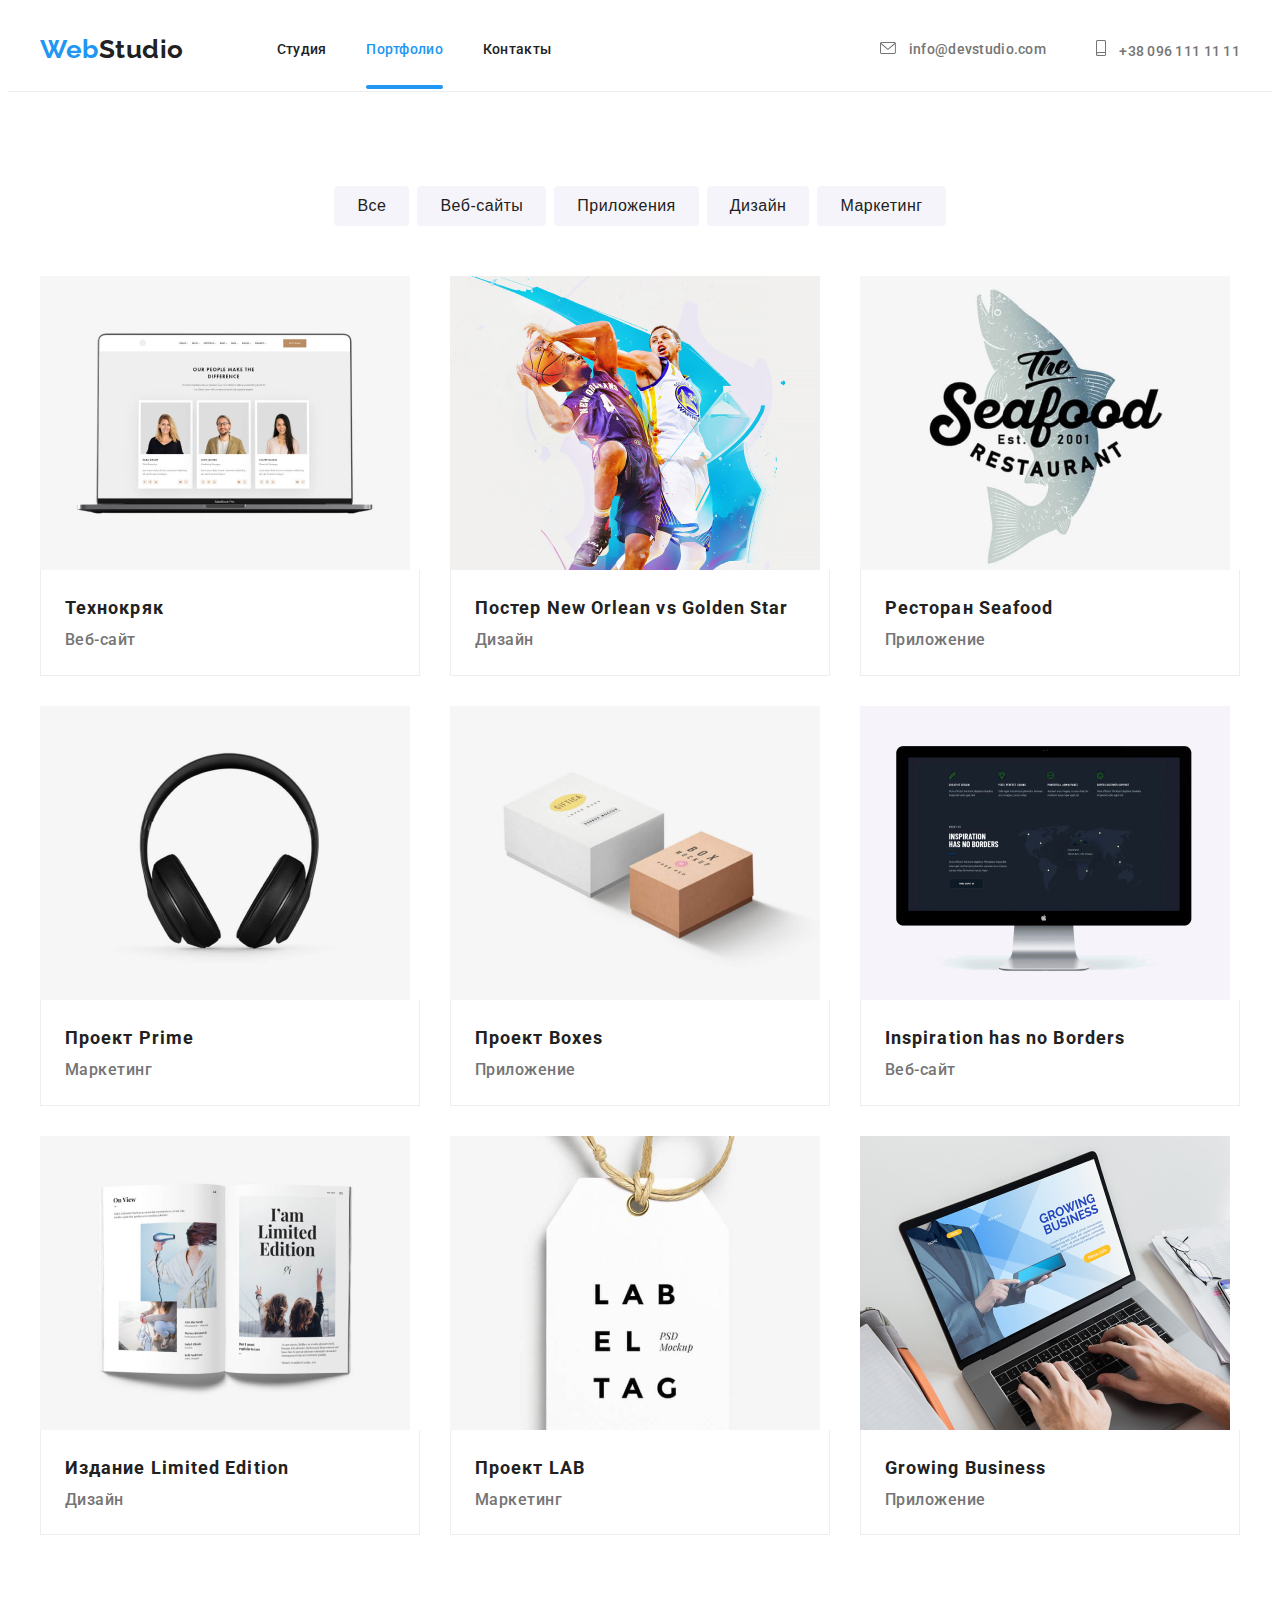
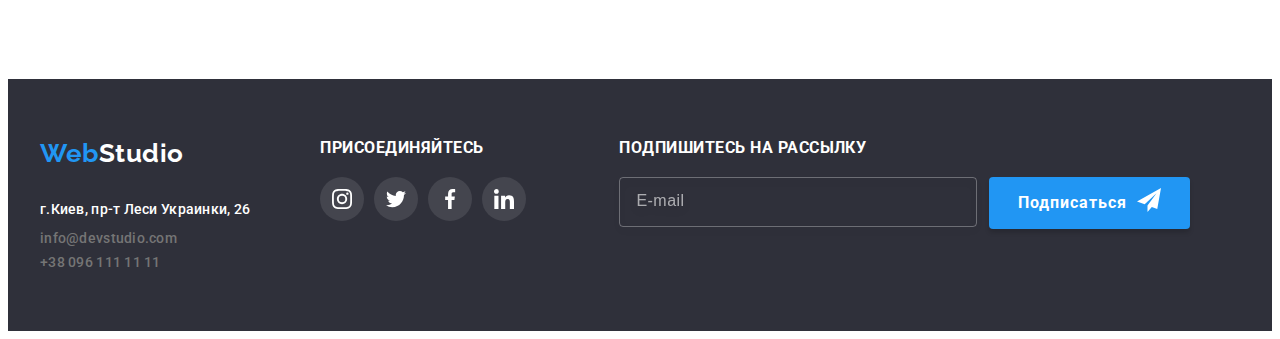
<file: portfolio.html>
<!DOCTYPE html>
<html lang="ru">
<head>
    <meta charset="UTF-8">
    <meta http-equiv="X-UA-Compatible" content="IE=edge">
    <meta name="viewport" content="width=device-width, initial-scale=1.0">
    <title>portfolio</title>
    <link href="https://fonts.googleapis.com/css2?family=Raleway:wght@700&family=Roboto:wght@400;500;700;900&display=swap" 
        rel="stylesheet">
        <link rel="stylesheet" href="https://cdnjs.cloudflare.com/ajax/libs/modern-normalize/1.1.0/modern-normalize.min.css" integrity="sha512-wpPYUAdjBVSE4KJnH1VR1HeZfpl1ub8YT/NKx4PuQ5NmX2tKuGu6U/JRp5y+Y8XG2tV+wKQpNHVUX03MfMFn9Q==" crossorigin="anonymous" referrerpolicy="no-referrer" />
        <link rel="stylesheet" href="css/main.min.css">
</head>
    <body>
        <header class="header">
            <div class="container header__container">
            <nav class="header__headlink">
            <a href="" class="header__logo"><span class="header__wordpart">Web</span><span>Studio</span></a>
            <ul class="nav">
                <li class="nav__list list"><a href="./index.html" class="link">Студия</a></li>
                <li class="nav__list"><a href="./portfolio.html" class="nav__list--current">Портфолио</a></li>
                <li class="nav__list"><a href="" class="link">Контакты</a></li>
            </ul>
            </nav>  
                <ul class="header__contact">   
                <li class="header__item">
                    <a class="header__contacts" href="mailto:info@devstudio.com">
                        <svg class="header__letter" width="16" height="12">
                        <use href="./images/icons.svg#letter">
                        </use>
                    </svg>
                        info@devstudio.com</a>
                </li>
                <li class="header__item"><a class="header__contacts" href="tel:+380961111111">
                    <svg class="header__smartphone" width="10" height="16">
                        <use href="./images/icons.svg#smartphone">
                        </use>
                    </svg>
                    +38 096 111 11 11</a>
                </li>
        </ul>
    </div>
        </header>
    <main>
<!--  карточки портфолио -->

<section class="portfolio">
    <div class="container portfolio__container">
    <h1 hidden>Портфолио вторая страница</h1>  

        <ul class="portfolio__links">
        <li class="portfolio__item"><button type="button" class="btn-links">Все</button></li>
        <li class="portfolio__item"><button type="button" class="btn-links">Веб-сайты</button></li>
        <li class="portfolio__item"><button type="button" class="btn-links">Приложения</button></li>
        <li class="portfolio__item"><button type="button" class="btn-links">Дизайн</button></li>
        <li class="portfolio__item"><button type="button" class="btn-links">Маркетинг</button></li>
    </ul>
    
    <ul class="portfolio__view">
        <li class="portfolio__frame"> 
        <a class="portfolio__icons" href=""> 
            <div class="portfolio__thumb">
            <img 
            src="images/portfolio-photos/website.jpg" alt="" width="370" height="294">
            <div class="portfolio__card">
            <p class="portfolio__text">Ресурс предлагает комплексные предложения с разным уровнем функционала и сервисов. Все это позволит посетителю получить исчерпывающие сведения о компании или частном лице.</p>
            </div>
        </div>
            <div class="portfolio__items">
            <h2 class="portfolio__size">Технокряк</h2>
        <p class="portfolio__positions">Веб-сайт</p>
    </div>
</a>
    </li>

    <li class="portfolio__frame"> 
                 <a class="portfolio__icons" href=""> 
            <div class="portfolio__thumb">
                    <img 
                    src="images/portfolio-photos/design.jpg" alt="" width="370" height="294">
                    <div class="portfolio__card">
                        <p class="portfolio__text">Ресурс предлагает комплексные предложения с разным уровнем функционала и сервисов. Все это позволит посетителю получить исчерпывающие сведения о компании или частном лице.</p>
                        </div>
                    </div>
                    <div class="portfolio__items">
            <h2 class="portfolio__size">Постер New Orlean vs Golden Star</h2>
            <p class="portfolio__positions">Дизайн</p>
        </div>
    </a>
        </li>
        <li class="portfolio__frame"> 
            <a class="portfolio__icons" href=""> 
                        <img 
                        src="images/portfolio-photos/restaurant.jpg" alt="" width="370" height="294">
                        <div class="portfolio__items">
                        <h2 class="portfolio__size">Ресторан Seafood</h2>
                <p class="portfolio__positions">Приложение</p>
            </div>
        </a>
            </li>
            <li class="portfolio__frame"> 
                <a class="portfolio__icons" href=""> 
                            <img src="images/portfolio-photos/marketproject.jpg" alt="" width="370" height="294">
                            <div class="portfolio__items">
                            <h2 class="portfolio__size">Проект Prime</h2>
                    <p class="portfolio__positions">Маркетинг</p>
                </div>
            </a>
                </li>
                <li class="portfolio__frame"> 
                    <a class="portfolio__icons" href=""> 
                                <img src="images/portfolio-photos/application.jpg" alt="" width="370" height="294">
                                <div class="portfolio__items">
                                <h2 class="portfolio__size"> Проект Boxes</h2>
                        <p class="portfolio__positions">Приложение</p>
                    </div>
                </a>
                    </li>
                    <li class="portfolio__frame"> 
                        <a class="portfolio__icons" href=""> 
                                    <img src="images/portfolio-photos/desktop.jpg" alt="" width="370" height="294">
                                    <div class="portfolio__items">
                                    <h2 class="portfolio__size">Inspiration has no Borders</h2>
                            <p class="portfolio__positions">Веб-сайт</p>
                        </div>
                    </a>
                        </li>
                        <li class="portfolio__frame"> 
                            <a class="portfolio__icons" href=""> 
                                        <img src="images/portfolio-photos/jurnal.jpg" alt="" width="370" height="294">
                                        <div class="portfolio__items">
                                        <h2 class="portfolio__size">Издание Limited Edition</h2>
                                <p class="portfolio__positions">Дизайн</p>
                            </div>
                        </a>
                            </li>
                            <li class="portfolio__frame"> 
                                <a class="portfolio__icons" href=""> 
                                            <img src="images/portfolio-photos/labproject.jpg" alt="" width="370" height="294">
                                            <div class="portfolio__items">
                                            <h2 class="portfolio__size">Проект LAB</h2>
                                    <p class="portfolio__positions">Маркетинг</p>
                                </div>
                            </a>
                                </li>
                                <li class="portfolio__frame"> 
                                    <a class="portfolio__icons" href=""> 
                                                <img src="images/portfolio-photos/noteonlaptop.jpg" alt="" width="370" height="294">
                                                <div class="portfolio__items">
                                                <h2 class="portfolio__size">Growing Business</h2>
                                        <p class="portfolio__positions">Приложение</p>
                                    </div>
                                </a>
                                    </li>
                                        </ul>  
                                    </div>
                                
</section>
 </main>
<footer class="footer">
            <div class="container footer__container">
                <div class="footer__link">
            <a href="#" class="footer__logo"><span class="footer__wordpart">Web</span><span class="footer__color">Studio</span></a>
         <address>
            <ul class="footer__list">
           <li class="footer__random">
               <a href="https://goo.gl/maps/Ega7JQtFbg4uDQiL7" target="_blank" rel="noopener noreferrer" class="footer__adress">г.Киев, пр-т Леси Украинки, 26</a></li>
           <li class="footer__random"><a href="mailto:info@devstudio.com" class="footer__comunications">info@devstudio.com</a></li>
           <li class="footer__random"><a href="tel:+380961111111" class="footer__comunications">+38 096 111 11 11</a></li> 
        </ul>
        </address> 
    </div>
    <div class="container__networks">
        <h3 class="footer__adds">присоединяйтесь</h3>
        <ul class="footer__network">
            <li class="footer__items">
                <a class="footer__thing" href="instagram">
                <svg class="footer__messengers" width="20" height="20">
                    <use href="./images/icons.svg#instagram">
                    </use>
               </svg>
            </a>
            </li>
            <li class="footer__items">
                <a class="footer__thing" href="twitter">
                <svg class="footer__messengers" width="20" height="20">
                    <use href="./images/icons.svg#twitter">
                    </use>
               </svg>
            </a>
            </li>
            <li class="footer__items">
                <a class="footer__thing" href="facebook">
                <svg class="footer__messengers" width="20" height="20">
                    <use href="./images/icons.svg#facebook">
                    </use>
               </svg>
            </a>
            </li>
            <li class="footer__items">
                <a class="footer__thing" href="linkedin">
                <svg class="footer__messengers" width="20" height="20">
                    <use href="./images/icons.svg#linkedin">
                    </use>
               </svg>
            </a>
            </li>
        </ul>
    </div>
    <div class="footer__subscribe">
        <form class="form" autocomplete="off">
          <h3 class="footer__adds">Подпишитесь на рассылку</h3>
          <div class="footer__wrapper">
            <label class="subscribe-form-field">
              <input class="subscribe-form-input" placeholder="E-mail" type="email" name="email">
              <span class="subscribe-form-label" hidden>Почта</span>
          </label>
          
          <button class="btn-linker" type="submit">Подписаться
            <svg class="subscribe-social-icon" width="24" height="24">
              <use href="./images/icons.svg#plane"></use>
            </svg>
          </button>
          </div>
        </form>
      </div>
</div>
    </footer>
</body>
</html>
</file>
<file: css/main.min.css>
:root{--primary-text-color:#757575;--title-text-color:#212121;--accent-color:#2196F3;--accent-color-second:#fff;--accent-color-header:#2196F3;--accent-bgc-hero:#2F303A;--accent-bgc-fonescreen:#C4C4C4;--accent-bgc-folio:#F5F4FA;--accent-border-color:#EEEEEE;--border-line:#ECECEC;--accent-color-networks:#AFB1B8;--card-border-item:30px;--border-shadow-area:0px 1px 3px rgba(0, 0, 0, 0.12), 
    0px 1px 1px rgba(0, 0, 0, 0.14), 0px 2px 1px rgba(0, 0, 0, 0.2);--border-radius:0px 0px 4px 4px;--shadow-area-portfolio: 0px 3px 1px rgba(0, 0, 0, 0.1), 0px 1px 2px rgba(0, 0, 0, 0.08), 0px 2px 2px rgba(0, 0, 0, 0.12);--shadow-area-portfolio-card:0px 1px 1px rgba(0, 0, 0, 0.12), 0px 4px 4px rgba(0, 0, 0, 0.06), 1px 4px 6px rgba(0, 0, 0, 0.16);--timing-function:cubic-bezier(0.4, 0, 0.2, 1);--shadow-area-footer:0px 4px 4px rgb(0 0 0 / 15%)}body{font-family:Roboto,sans-serif;font-size:14px;color:var(--primary-text-color);text-decoration:none}ul,li{list-style-type:none;padding:0;margin:0}img{display:block;max-width:100%;height:auto}a{font-size:14px;line-height:1.1;text-decoration:none;color:var(--primary-text-color);font-weight:500;font-size:14px;line-height:1.1;letter-spacing:0.02em;font-style:normal;display:block}textarea{resize:none}p{margin:0}.container{width:1200px;padding-left:15px;padding-right:15px;margin-left:auto;margin-right:auto}.header{border-bottom:1px solid var(--accent-border-color)}.header__container,.header__headlink{display:block;display:flex;align-items:center}.header__logo{display:inline-block;margin-right:93px;font-family:Raleway,sans-serif;font-weight:700;font-size:26px;line-height:1.1;color:var(--title-text-color);text-decoration:none;padding-top:24px;padding-bottom:24px;transition:transform 250ms var(--timing-function)}.header__logo:hover,.header__logo:focus{color:var(--accent-color)}.header__wordpart{color:var(--accent-color)}.nav{display:flex;font-size:14px;line-height:1.1;text-decoration:none;color:var(--title-text-color);font-weight:500;font-size:14px;line-height:1.1;letter-spacing:0.02em}.nav .link{padding-top:32px;padding-bottom:32px;display:block;text-align:center;font-weight:500;font-size:14px;line-height:1.1;letter-spacing:0.02em;color:var(--title-text-color);transition:color 250ms var(--timing-function)}.nav__list--current{padding-top:32px;padding-bottom:32px;display:block;text-align:center;font-weight:500;font-size:14px;line-height:1.1;letter-spacing:0.02em;color:var(--accent-color-header);position:relative}.nav__list--current::after{content:'';position:absolute;width:100%;left:0;bottom:0;height:4px;border-radius:2px;background-color:var(--accent-color);transition:color 250ms var(--timing-function)}.nav .nav__list{margin-right:50px;display:block}.nav .nav__list:last-child{margin-right:0}.nav .nav__list:not(:last-child){margin-right:40px}.nav .link:hover,.nav .link:focus{color:var(--accent-color)}.header__contact{display:flex;align-items:center;margin-left:auto}.header__contact .header__item:not(:last-child){margin-right:50px}.header__item .header-contacts{display:flex;align-items:center;color:var(--primary-text-color);transition:color 250ms var(--timing-function)}.header__letter,.header__smartphone{margin-right:10px;fill:currentColor}.header__contacts{padding-top:32px;padding-bottom:32px;transition:color 250ms var(--timing-function)}.header__contacts:hover,.header__contacts:focus{color:var(--accent-color)}.hero__container{border:1px solid var(--accent-border-color);background-color:var(--accent-bgc-fonescreen);text-align:center;padding-top:200px;padding-bottom:174px;background-image:linear-gradient(to bottom, rgba(47,48,58,0.4), rgba(47,48,58,0.4)),url(../images/fonescreen.jpg);background-repeat:no-repeat;background-position:center;background-size:1600px 600px}.hero__title{color:var(--accent-color-second);font-weight:900;font-size:44px;line-height:1.36;letter-spacing:0.06em;text-transform:uppercase;padding:0;margin:0;margin-bottom:30px}.hero__btn{display:inline-block;border-radius:4px;padding:10px 32px;min-width:200px;border:1px solid transparent;color:var(--accent-color-second);background:var(--accent-color);font-weight:700;font-size:16px;line-height:1.8;cursor:pointer}.hero__btn{transition:background-color 250ms cubic-bezier(0.4, 0, 0.2, 1)}.backdrop.is-hidden{opacity:0;pointer-events:none}.backdrop{position:fixed;top:0;left:0;width:100%;height:100%;background:rgba(0,0,0,0.2);opacity:1;visibility:visible;transition:opacity 250ms var(--timing-function);z-index:1}.backdrop.is-hidden .backdrop-form{transform:translate(-50%, -50%) scale(0.4);transition:transform 250ms var(--timing-function)}.backdrop-form{position:absolute;top:50%;left:50%;transform:translate(-50%, -50%);transition:transform 250ms var(--timing-function);min-width:528px;min-height:581px;padding:40px;background-color:var(--accent-color-second);box-shadow:0px 1px 3px rgba(0,0,0,0.12),0px 1px 1px rgba(0,0,0,0.14),0px 2px 1px rgba(0,0,0,0.2);border-radius:4px;transition:transform 250ms var(--timing-function)}.header-form{margin:0;margin-bottom:30px;font-weight:700;font-size:20px;color:var(--title-text-color);letter-spacing:0.03em;line-height:1.15em}.form{height:100%;margin-left:auto;margin-right:auto;display:inline-block}.header-form{font-weight:700;font-size:20px;line-height:1.15;text-align:center;letter-spacing:0.03em;color:var(--title-text-color);margin-bottom:12px}.form-field{position:relative;display:flex;flex-direction:column;margin-bottom:10px}.form-label{font-size:12px;line-height:1.17;letter-spacing:0.01em;color:var(--primare-text-color);margin-right:90%}.form-location{position:relative;margin-top:4px}.backdrop-btn{position:absolute;top:8px;right:8px;width:30px;height:30px;border:0;padding:0;background-color:var(--accent-color-second);border:1px solid rgba(0,0,0,0.1);align-items:center;justify-content:center;cursor:pointer;transition:fill 250ms var(--timing-function);cursor:pointer;display:flex;align-items:center;justify-content:center;border-radius:50%}.btn-submision{position:relative;display:inline-block;border-radius:4px;padding:10px 55px;min-width:200px;border:1px solid transparent;color:var(--accent-color-second);background:var(--accent-color);box-shadow:var(--shadow-area-portfolio-card);font-size:16px;line-height:1.8;cursor:pointer;margin-left:115px}.form-input{width:100%;height:40px;margin:0;padding:0;padding-left:42px;outline:none;color:var(--title-text-color);border:1px solid rgba(33,33,33,0.2);box-sizing:border-box;border-radius:4px;transition:border 250ms var(--timing-function)}.form-icon{position:absolute;top:50%;left:12px;transform:translateY(-50%);display:inline-block;width:18px;height:18px;fill:var(--title-text-color);transition:fill 250ms var(--timing-function)}.hero-form-input{padding:12px 16px;outline:transparent;color:var(--primare-text-color);border:1px solid rgba(33,33,33,0.2);box-sizing:border-box;border-radius:4px;transition:border 250ms var(--timing-function)}.hero-form-comment::placeholder{color:rgba(117,117,117,0.5)}.form-input:hover ~ .form-icon,.form-input:focus ~ .form-icon{fill:var(--accent-color)}.backdrop-btn:hover,.backdrop-btn:focus{fill:var(--accent-color)}.form-input:hover,.form-input:focus,.hero-form-input:checked{border:1px solid var(--accent-color)}.hero-form-input:hover,.hero-form-input:focus{border:1px solid var(--accent-color)}.hero-form-comment{height:117px;margin-top:4px;font-size:14px;line-height:1.14;letter-spacing:0.01em;color:var(--primare-text-color);padding:12px 14px}.hero-form-checkbox{position:absolute;border:0;padding:0;clip:rect(0 0 0 0);overflow:hidden}.hero-policy-form-label{font-size:14px;line-height:1.71;letter-spacing:0.03em;padding-top:20px;color:var(--primary-text-color);margin-bottom:40px;margin:0;padding:0;padding-left:35px;display:flex;text-align:center;align-items:center}.hero-form-link{color:var(--accent-color);text-decoration:underline;margin-left:6px;font-size:14px;line-height:1.71;letter-spacing:0.03em}.icon-check{position:absolute;top:50%;left:12px;transform:translateY(-50%);display:inline-block;border:2px solid #2a2a2a;border-radius:4px;fill:var(--accent-color-second)}.hero-form-checkbox:checked ~ .icon-check{fill:var(--accent-color-second);background-color:var(--accent-color);background-origin:border-box;background-size:contain}.hero-form-checkbox:focus ~ .icon-check{border-color:var(--accent-color)}.form-field-set{margin-bottom:20px;position:relative;display:flex;flex-direction:column}#hidden{display:block}.advantages__container{padding-top:94px;padding-bottom:94px}.advantages__list{display:flex;padding:0}.advantages__item{flex-basis:calc(100% / 4)}.advantages__cards{display:flex;align-items:center;justify-content:center;background-color:var(--accent-bgc-folio);border-radius:4px;margin-bottom:30px;height:120px}.advantages__list .advantages__item:not(:last-child){margin-right:30px}.advantages__tools{font-size:16px;text-transform:uppercase;line-height:1.1;color:var(--title-text-color);margin-top:0;padding-top:30px}.advantages__topic{font-size:14px;line-height:1.7;letter-spacing:0.03em}.project__container{padding-bottom:94px;width:1200px;padding-left:15px;padding-right:15px;margin-left:auto;margin-right:auto}.project__description{margin-top:0;margin-left:auto;margin-right:auto;text-align:center;list-style-type:none;padding:0;margin-bottom:50px;color:var(--title-text-color);font-weight:bold;font-size:36px;line-height:1.1}.project__element{display:flex;padding:0}.project__element>.item{flex-basis:calc(100% / 3)}.project__element .project__item:not(:last-child){margin-right:30px}.project__thumb{position:relative;overflow:hidden}.project__thumbs{position:absolute;bottom:0;left:0;width:100%;height:23%;background:rgba(47,48,58,0.8)}.project__offers{position:absolute;bottom:0;left:0;margin:0;padding-left:83px;padding-bottom:27px;font-weight:700;font-size:14px;line-height:1.1;text-transform:uppercase;color:#fff}.team{background-color:var(--accent-bgc-folio)}.team__container{padding-top:94px;padding-bottom:94px}.team__list{display:flex;padding:0px}.team__description{margin-top:0;margin-left:auto;margin-right:auto;text-align:center;list-style-type:none;padding:0;margin-bottom:50px;color:var(--title-text-color);font-weight:bold;font-size:36px;line-height:1.1}.team__list .team__item{flex-basis:calc(100% / 4)}.team__list .team__items:not(:last-child){margin-right:30px}.team__item{background-color:var(--accent-color-second);padding:0;margin:0;padding:30px;text-align:center;box-shadow:var(--border-shadow-area);border-radius:0px 0px 4px 4px}.team__surname{font-size:16px;line-height:1.1;color:var(--title-text-color);margin-top:0;margin-bottom:10px;letter-spacing:0.03em}.team__position{font-size:16px;line-height:1.1;text-align:center;letter-spacing:0.03em;color:var(--primary-text-color);margin-bottom:16px}.team__networks{display:flex;flex-direction:row;align-items:center}.team__networks .team__things{display:flex;align-items:center;color:var(--accent-color-networks)}.team__messengers{fill:currentColor}.team__socials:not(:last-child){margin-right:10px}.team__things{justify-content:center;width:44px;height:44px;border-radius:50%;transition:color 250ms var(--timing-function),background-color 250ms var(--timing-function)}.team__things:hover,.team__things:focus{background-color:var(--accent-color);color:var(--accent-color-second)}.coloboration__container{padding-top:94px;padding-bottom:94px}.coloboration__list{display:flex;align-items:center}.coloboration__description{margin-top:0;margin-left:auto;margin-right:auto;text-align:center;list-style-type:none;padding:0;margin-bottom:50px;color:var(--title-text-color);font-weight:bold;font-size:36px;line-height:1.1}.coloboration__partnership{fill:currentColor}.coloboration__partners{display:flex;align-items:center;justify-content:center;width:170px;height:92px;border:1px solid var(--accent-color-networks);border-radius:4px;color:var(--accent-color-networks);transition:color 250ms var(--timing-function),border 250ms var(--timing-function)}.coloboration__peer:not(:last-child){margin-right:30px}.coloboration__partners:hover,.coloboration__partners:focus{border:1px solid var(--accent-color);background-color:var(--accent-color-second);color:var(--accent-color)}.footer{background-color:var(--accent-bgc-hero);padding-top:60px;padding-bottom:60px;font-style:normal}.footer__container{display:flex;width:1200px;padding-left:15px;padding-right:15px;margin-left:auto;margin-right:auto}.footer__link{margin-right:70px}.footer__logo{margin-bottom:30px;font-weight:700;font-size:26px;line-height:1.1;padding:0;font-family:Raleway,sans-serif}.footer__wordpart{color:var(--accent-color)}.footer__color{color:var(--accent-color-second)}.footer__list .footer__random:not(:last-child){margin-bottom:9px}.footer__adress{font-size:14px;line-height:1.7;color:var(--accent-color-second);font-style:normal;display:block;margin:0;padding:0}.footer__comunications:hover,.footer__comunications:focus{color:var(--accent-color)}.footer__comunications{transition:color 250ms var(--timing-function)}.footer__adds{font-size:16px;text-transform:uppercase;line-height:1.1;color:var(--accent-color-second);letter-spacing:0.03em;margin-top:0;margin-bottom:20px}.footer__network{display:flex;flex-direction:row;align-items:center}.footer__network .footer__thing{display:flex;align-items:center;color:var(--accent-color-second);background:rgba(255,255,255,0.1)}.footer__messengers{fill:currentColor}.footer__items:not(:last-child){margin-right:10px}.footer__thing{justify-content:center;width:44px;height:44px;border-radius:50%;transition:color 250ms var(--timing-function),background-color 250ms var(--timing-function)}.footer__thing:hover,.footer__thing:focus{background-color:var(--accent-color);color:var(--accent-color-second)}.footer__subscribe{margin-left:93px;align-items:center;display:flex}.footer__wrapper{display:flex;margin-top:20px}.subscribe-form-input{width:358px;height:50px;padding-left:16px;color:rgba(255,255,255,0.6);border:1px solid rgba(255,255,255,0.3);box-sizing:border-box;filter:drop-shadow(0px 4px 4px rgba(0,0,0,0.15));border-radius:4px;background:transparent}.subscribe-form-input::placeholder{font-size:16px;line-height:1.25;letter-spacing:0.03em;color:rgba(255,255,255,0.6)}.subscribe-social-icon{margin-left:10px;fill:currentColor}.btn-linker{margin-left:12px;color:var(--accent-color-second);background-color:var(--accent-color);cursor:pointer;box-shadow:var(--shadow-area-footer);border-radius:4px;border:1px solid transparent;font-weight:700;font-size:16px;line-height:1.88;letter-spacing:0.06em;font-family:inherit;padding:10px 28px;position:relative;display:flex}.portfolio__container{padding-top:94px;padding-bottom:94px}.portfolio__links{display:flex;justify-content:center;padding:0px;margin-bottom:50px}.portfolio__links .portfolio__item:not(:last-child){margin-right:8px}.portfolio__view{padding-bottom:50px}.portfolio__view{display:flex;flex-wrap:wrap;margin-top:calc( -1 * var(--card-border-item));margin-left:calc( -1 * var(--card-border-item))}.portfolio__view>.portfolio__frame{flex-basis:calc(100% / 3 - var(--card-border-item));margin-top:var(--card-border-item);margin-left:var(--card-border-item)}.portfolio__icons:hover,.portfolio__icons:focus{box-shadow:var(--shadow-area-portfolio-card),overlay 250ms var(--timing-function)}.portfolio__thumb{position:relative;overflow:hidden}.portfolio__card{position:absolute;top:0;right:0;width:100%;height:100%;background:rgba(33,150,243,0.9);transform:translateY(100%);transition:transform 250ms var(--timing-function),background-color 250ms var(--timing-function)}.portfolio__thumb:hover .portfolio__card{transform:translateY(0)}.portfolio__text{position:absolute;display:block;font-weight:400;font-size:18px;line-height:1.5;letter-spacing:0.03em;color:var(--accent-color-second);padding-top:63px;padding-left:24px}.portfolio__items{border:1px solid var(--accent-border-color);border-top:none;padding:20px;padding-left:24px}.portfolio__size{font-size:18px;line-height:2;color:var(--title-text-color);margin-left:auto;margin-right:auto;margin:0;letter-spacing:0.06em}.portfolio__positions{font-size:16px;line-height:1.8;letter-spacing:0.03em;color:var(--primary-text-color)}.btn-links{display:inline-block;border-radius:4px;min-width:75px;color:var(--title-text-color);background-color:var(--accent-bgc-folio);font-size:16px;line-height:1.6;letter-spacing:0.03em;border:1px solid transparent;cursor:pointer;padding:6px 22px;font-weight:500;transition:color 250ms var(--timing-function),background-color 250ms var(--timing-function),box-shadow 250ms var(--timing-function)}.portfolio__links .btn-links:hover,.portfolio__links .btn-links:focus{color:var(--accent-color-second);background-color:var(--accent-color);box-shadow:0px 1px 1px rgba(0,0,0,0.12),0px 4px 4px rgba(0,0,0,0.06),1px 4px 6px rgba(0,0,0,0.16)}
/*# sourceMappingURL=main.min.css.map */
</file>
